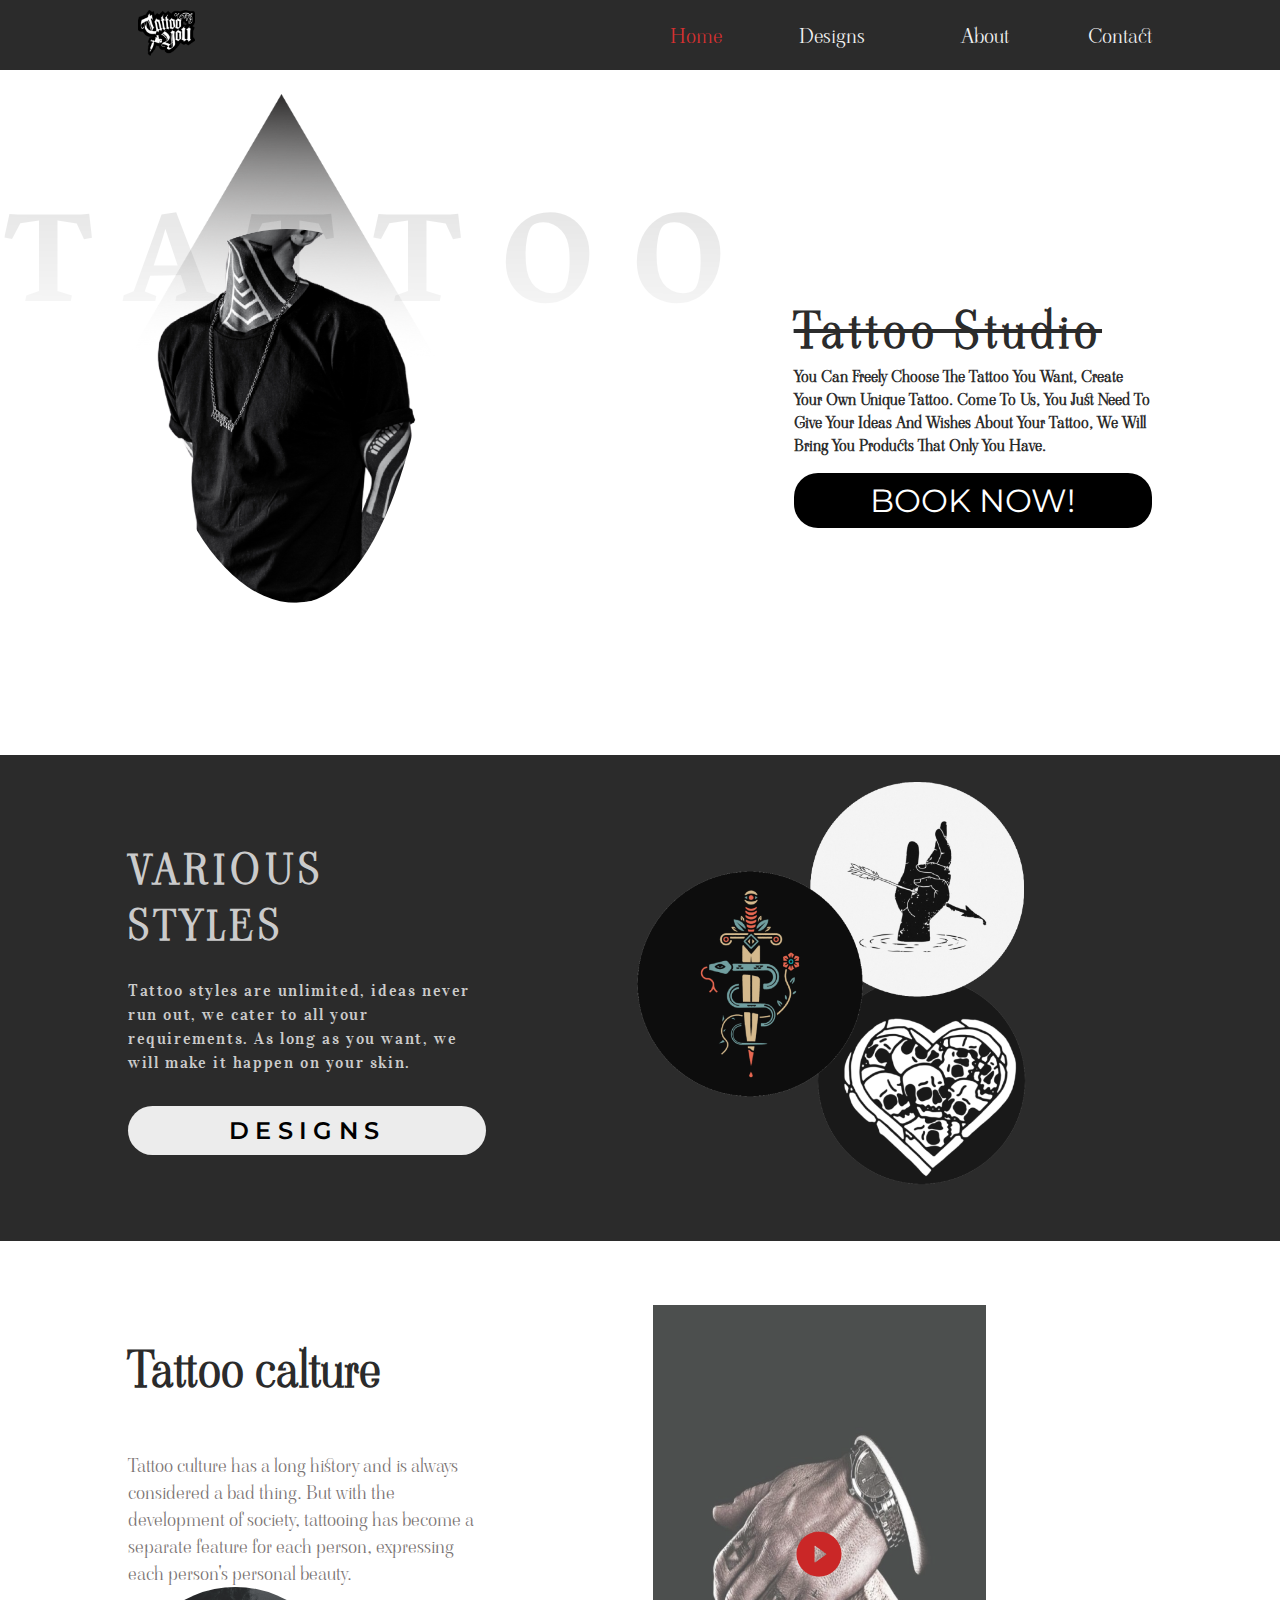
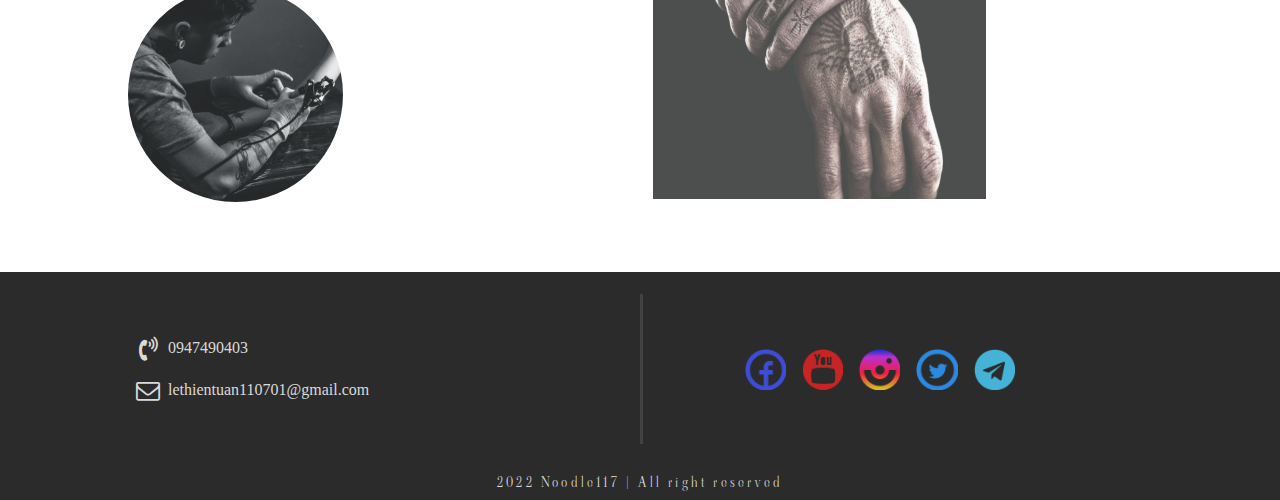
<file: index.html>
<!DOCTYPE html>
<html lang="en">

<head>
    <meta charset="UTF-8">
    <meta http-equiv="X-UA-Compatible" content="IE=edge">
    <meta name="viewport" content="width=device-width, initial-scale=1.0">
    <title>Tatto</title>
    <link rel="stylesheet" href="css/style.css">
    <link rel="stylesheet" href="https://cdnjs.cloudflare.com/ajax/libs/font-awesome/4.7.0/css/font-awesome.css" integrity="sha512-5A8nwdMOWrSz20fDsjczgUidUBR8liPYU+WymTZP1lmY9G6Oc7HlZv156XqnsgNUzTyMefFTcsFH/tnJE/+xBg==" crossorigin="anonymous" referrerpolicy="no-referrer" />
    <link rel="preconnect" href="https://fonts.googleapis.com">
    <link rel="preconnect" href="https://fonts.gstatic.com" crossorigin>
    <link href="https://fonts.googleapis.com/css2?family=Viaoda+Libre&display=swap" rel="stylesheet">

    <link href="https://fonts.googleapis.com/css2?family=Vesper+Libre:wght@400;500;700;900&display=swap"
        rel="stylesheet">

    <link
        href="https://fonts.googleapis.com/css2?family=Montserrat:wght@500;600;700;800;900&family=Vesper+Libre:wght@400;500;700;900&display=swap"
        rel="stylesheet">
    <link href="https://fonts.googleapis.com/css2?family=Vidaloka&display=swap" rel="stylesheet">
 
</head>

<body>
    <div class="container">
        <header>

            <div class="top-navigation">
                <div class="logo">
                    <a href="index.html">
                        <img src="imgs/logo.png" alt="">
                    </a>
                </div>
                <nav>
                    <ul>
                        <li><a href="index.html" class="active">Home</a></li>
                        <li><a href="design.html">Designs</a></li>
                        <li><a href="about.html">About</a></li>
                        <li><a href="form.html">Contact</a></li>
                    </ul>
                </nav>
            </div>

        </header>
        <div class="bannerContainer">
            <div class="text-banner">
                <h1>
                    Tattoo
                </h1>
            </div>
            <!-- <div class="text-right">
                <h2>
                   <span>Tattoo</span> 
                </h2>
            </div> -->
            <div class="banner">
                <div class="img-banner">
                    <img src="imgs/triangle.png" alt="">
                    <img class="people" src="imgs/people.png" alt="">
                </div>
                <div class="text-content">
                    <h3>Tattoo Studio</h3>
                    <p>You can freely choose the tattoo you want, create your own unique tattoo. Come to us, you just
                        need
                        to give your ideas and wishes about your tattoo, we will bring you products that only you have.
                    </p>
                    <a href="#">Book Now!</a>
                </div>
            </div>
        </div>

        <div class="various-container">
            <div class="various">
                <div class="text">
                    <h3>various Styles</h3>
                    <p>
                        Tattoo styles are unlimited, ideas never run out, we cater to all your requirements. As long as
                        you want, we will make it happen on your skin.
                    </p>
                    <a href="#">Designs</a>
                </div>
                <div class="img">
                    <img src="imgs/threeImg.png" alt="">
                </div>
            </div>
        </div>

        <div class="calture-container">
            <div class="calture">
                <div class="text">
                    <h3>
                        Tattoo calture
                    </h3>
                    <p>
                        Tattoo culture has a long history and is always considered a bad thing. But with the development
                        of society, tattooing has become a separate feature for each person, expressing each person's
                        personal beauty.
                    </p>
                    <img src="imgs/people1.png" alt="">
                </div>

                <div class="img">
                    <img src="imgs/hand.png" alt="">
                    <a href="#">
                        <img src="imgs/play-action.png" alt="">
                    </a>
                </div>
                
            </div>
        </div>

        <footer>
            <div class="footer-contact">
                <div class="contact">
                    <a href="#"><i class="fa fa-volume-control-phone" aria-hidden="true"></i>0947490403</a><br>
                    <a href="#"><i class="fa fa-envelope-o" aria-hidden="true"></i>lethientuan110701@gmail.com</a>
                </div>
                <div class="social">
                    <a href="#"><img src="imgs/fa.png" alt=""></a>
                    <a href="#"><img src="imgs/yt.png" alt=""></a>
                    <a href="#"><img src="imgs/ig.png" alt=""></a>
                    <a href="#"><img src="imgs/tw.png" alt=""></a>
                    <a href="#"><img src="imgs/tl.png" alt=""></a>
                </div>
              
            </div>
            <h5 style="text-align: center">2022 Noodle117 | All right reserved</h1>
        </footer>
    </div>
</body>

</html>
</file>
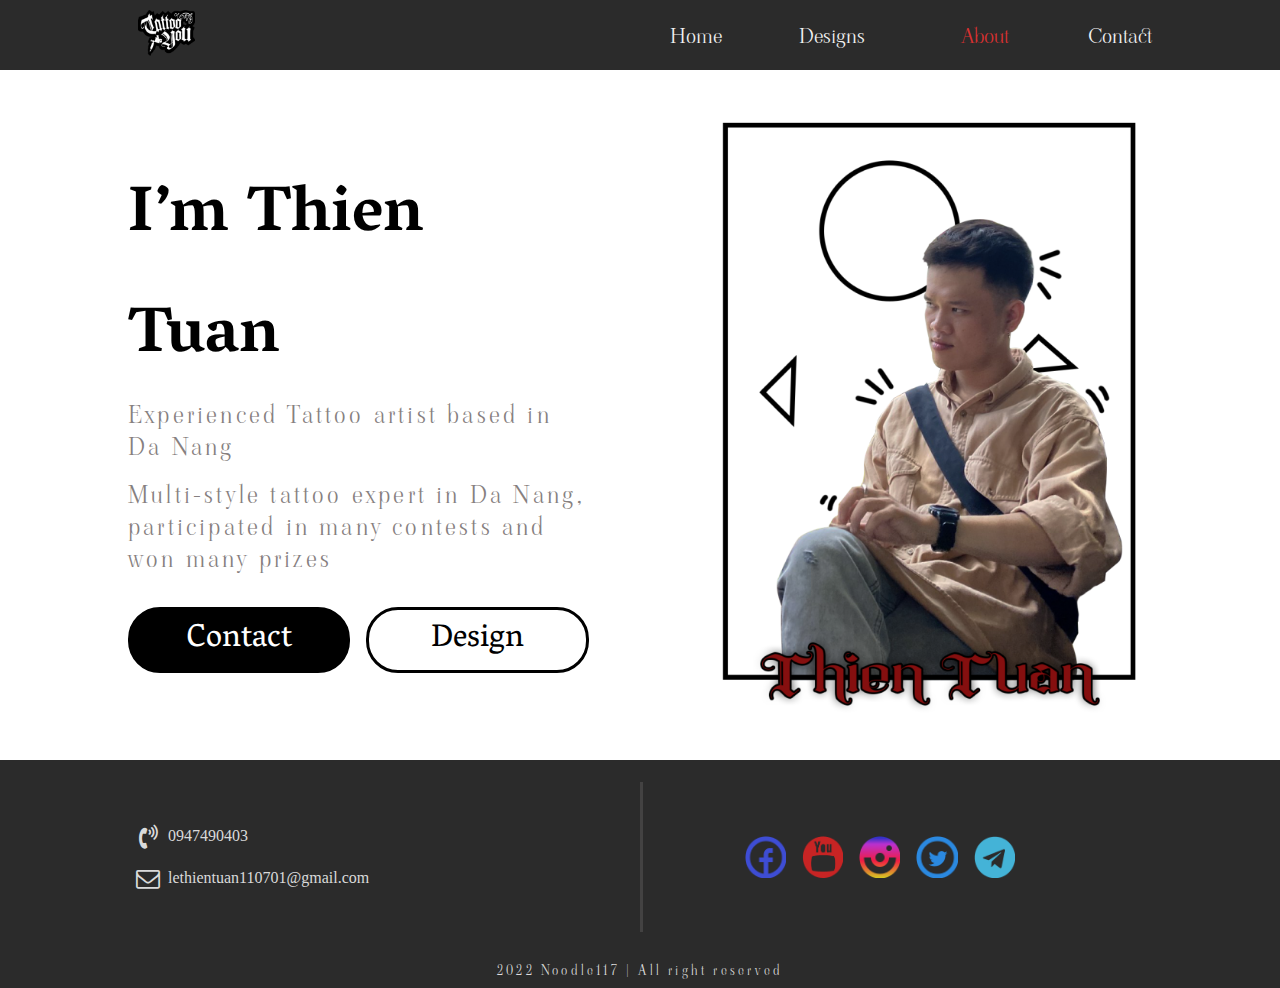
<file: about.html>
<!DOCTYPE html>
<html lang="en">

<head>
    <meta charset="UTF-8">
    <meta http-equiv="X-UA-Compatible" content="IE=edge">
    <meta name="viewport" content="width=device-width, initial-scale=1.0">
    <title>Tatto</title>
    <link rel="stylesheet" href="css/style.css">
    <link rel="stylesheet" href="https://cdnjs.cloudflare.com/ajax/libs/font-awesome/4.7.0/css/font-awesome.css"
        integrity="sha512-5A8nwdMOWrSz20fDsjczgUidUBR8liPYU+WymTZP1lmY9G6Oc7HlZv156XqnsgNUzTyMefFTcsFH/tnJE/+xBg=="
        crossorigin="anonymous" referrerpolicy="no-referrer" />
    <link rel="preconnect" href="https://fonts.googleapis.com">
    <link rel="preconnect" href="https://fonts.gstatic.com" crossorigin>
    <link href="https://fonts.googleapis.com/css2?family=Viaoda+Libre&display=swap" rel="stylesheet">

    <link href="https://fonts.googleapis.com/css2?family=Vesper+Libre:wght@400;500;700;900&display=swap"
        rel="stylesheet">

    <link
        href="https://fonts.googleapis.com/css2?family=Montserrat:wght@500;600;700;800;900&family=Vesper+Libre:wght@400;500;700;900&display=swap"
        rel="stylesheet">
    <link href="https://fonts.googleapis.com/css2?family=Vidaloka&display=swap" rel="stylesheet">
    <link href="https://fonts.googleapis.com/css2?family=Vesper+Libre:wght@400;500;700;900&display=swap" rel="stylesheet">
</head>

<body>
    <div class="container">
        <header>

            <div class="top-navigation">
                <div class="logo">
                    <a href="index.html">
                        <img src="imgs/logo.png" alt="">
                    </a>
                </div>
                <nav>
                    <ul>
                        <li><a href="index.html">Home</a></li>
                        <li><a href="design.html" >Designs</a></li>
                        <li><a href="about.html" class="active">About</a></li>
                        <li><a href="form.html">Contact</a></li>
                    </ul>
                </nav>
            </div>

        </header>

        <div class="about-container">
            <div class="about">
                <div class="text">
                    <h1>I’m Thien Tuan </h1>
                    <p >
                        Experienced Tattoo artist based in Da Nang
                    </p>
                    <p style="margin-top: 1rem">
                        Multi-style tattoo expert in Da Nang, participated in many contests and won many prizes
                    </p>
                    <div class="button">
                        <a href="#">Contact</a>
                        <a href="#">Design</a>
                    </div>
                </div>
                <div class="img">
                    <img src="imgs/me.png" alt="">
                </div>
            </div>
        </div>

        <footer>
            <div class="footer-contact">
                <div class="contact">
                    <a href="#"><i class="fa fa-volume-control-phone" aria-hidden="true"></i>0947490403</a><br>
                    <a href="#"><i class="fa fa-envelope-o" aria-hidden="true"></i>lethientuan110701@gmail.com</a>
                </div>
                <div class="social">
                    <a href="#"><img src="imgs/fa.png" alt=""></a>
                    <a href="#"><img src="imgs/yt.png" alt=""></a>
                    <a href="#"><img src="imgs/ig.png" alt=""></a>
                    <a href="#"><img src="imgs/tw.png" alt=""></a>
                    <a href="#"><img src="imgs/tl.png" alt=""></a>
                </div>

            </div>
            <h5 style="text-align: center">2022 Noodle117 | All right reserved</h1>
        </footer>
    </div>
</body>

</html>
</file>
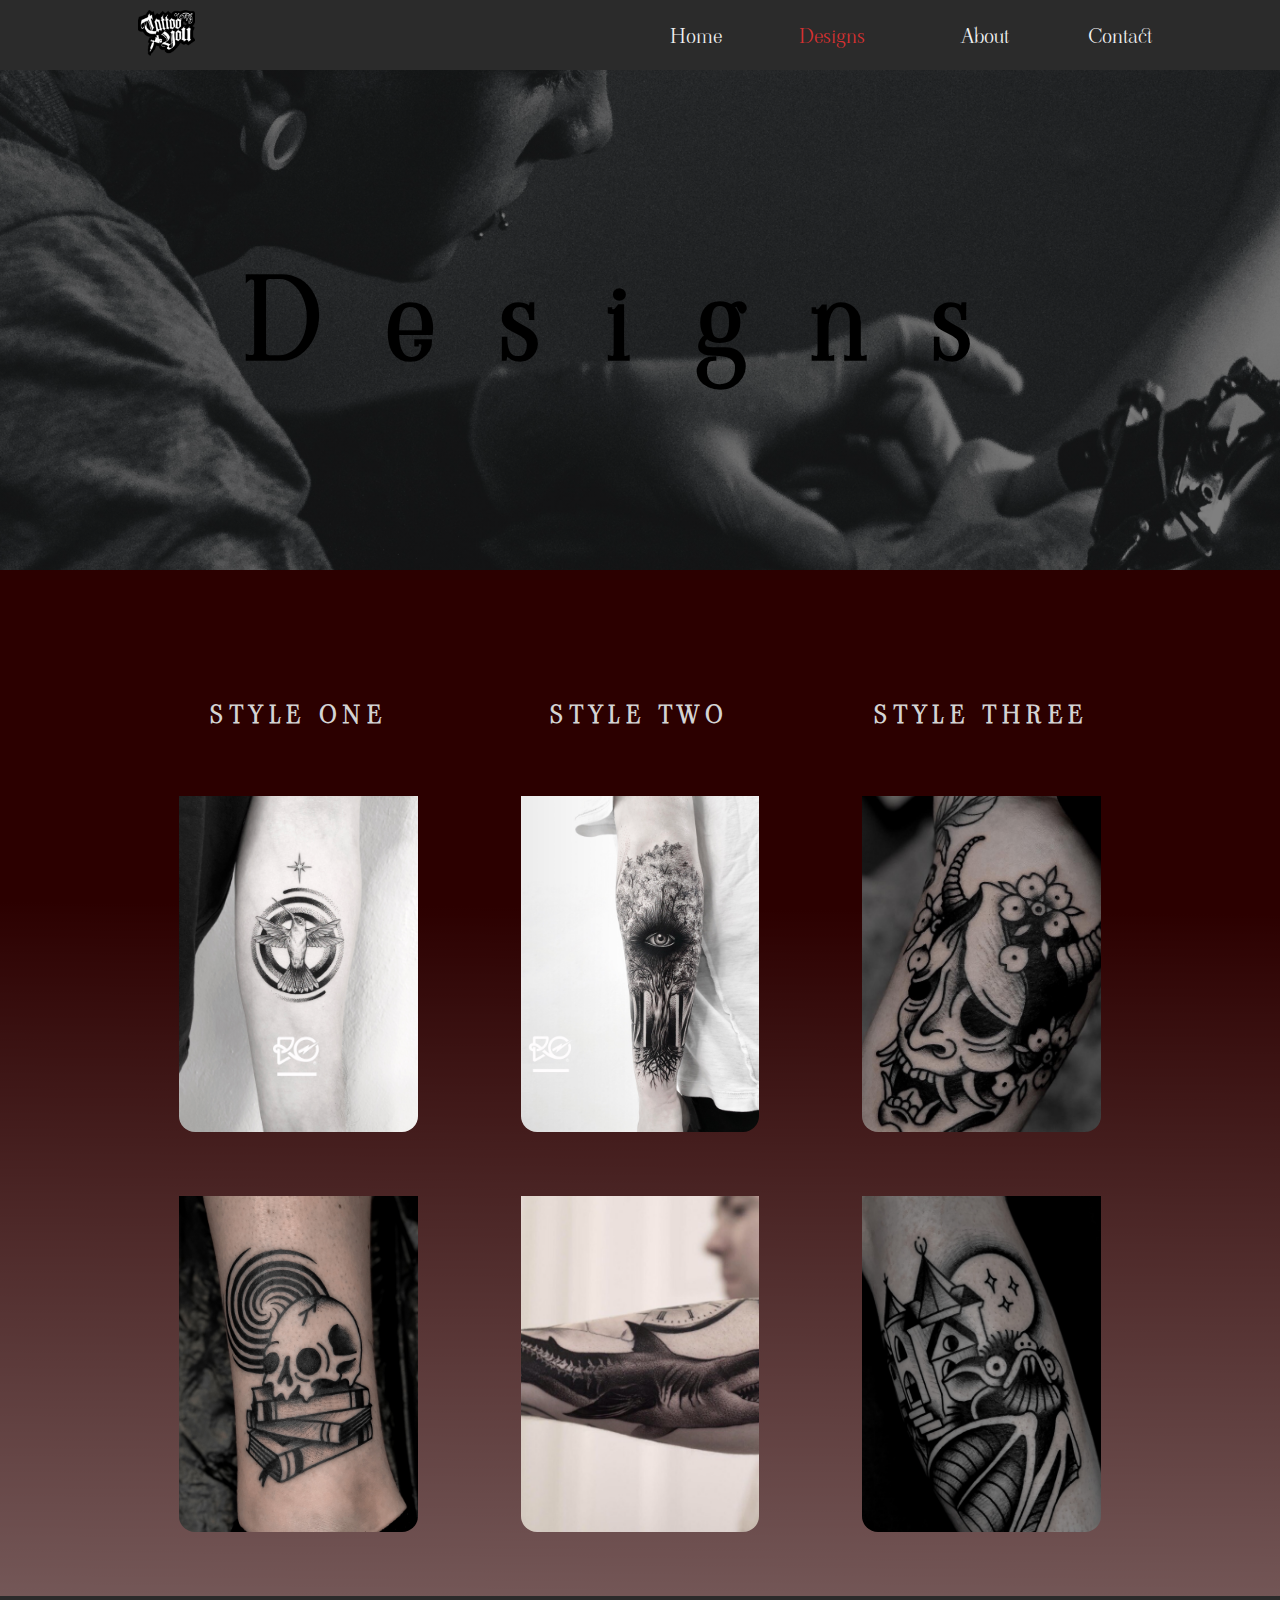
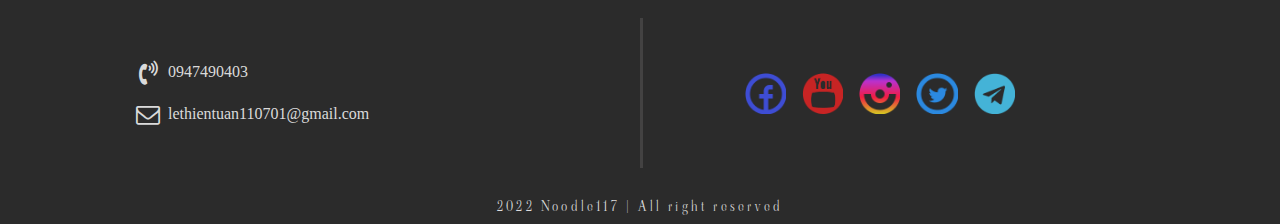
<file: design.html>
<!DOCTYPE html>
<html lang="en">

<head>
    <meta charset="UTF-8">
    <meta http-equiv="X-UA-Compatible" content="IE=edge">
    <meta name="viewport" content="width=device-width, initial-scale=1.0">
    <title>Tatto</title>
    <link rel="stylesheet" href="css/style.css">
    <link rel="stylesheet" href="https://cdnjs.cloudflare.com/ajax/libs/font-awesome/4.7.0/css/font-awesome.css" integrity="sha512-5A8nwdMOWrSz20fDsjczgUidUBR8liPYU+WymTZP1lmY9G6Oc7HlZv156XqnsgNUzTyMefFTcsFH/tnJE/+xBg==" crossorigin="anonymous" referrerpolicy="no-referrer" />
    <link rel="preconnect" href="https://fonts.googleapis.com">
    <link rel="preconnect" href="https://fonts.gstatic.com" crossorigin>
    <link href="https://fonts.googleapis.com/css2?family=Viaoda+Libre&display=swap" rel="stylesheet">

    <link href="https://fonts.googleapis.com/css2?family=Vesper+Libre:wght@400;500;700;900&display=swap"
        rel="stylesheet">

    <link
        href="https://fonts.googleapis.com/css2?family=Montserrat:wght@500;600;700;800;900&family=Vesper+Libre:wght@400;500;700;900&display=swap"
        rel="stylesheet">
    <link href="https://fonts.googleapis.com/css2?family=Vidaloka&display=swap" rel="stylesheet">
 
</head>

<body>
    <div class="container">
        <header>

            <div class="top-navigation">
                <div class="logo">
                    <a href="index.html">
                        <img src="imgs/logo.png" alt="">
                    </a>
                </div>
                <nav>
                    <ul>
                        <li><a href="index.html" >Home</a></li>
                        <li><a href="design.html" class="active">Designs</a></li>
                        <li><a href="about.html">About</a></li>
                        <li><a href="form.html">Contact</a></li>
                    </ul>
                </nav>
            </div>

        </header>
        <div class="bannerDesign">
            <h1>Designs</h1>
        </div>

        <div class="style-container">
           <div class="style">
              
                <div class="card">
                    <h5>style one</h5>
                    <img src="imgs/style1.png" alt="">
                    <img src="imgs/style2.png" alt="">
                  
                </div>
                <div class="card">
                    <h5>style two</h5>
                    <img src="imgs/style3.png" alt="">
                    <img src="imgs/style4.png" alt="">
                 
                </div>
                <div class="card">
                    <h5>style three</h5>
                    <img src="imgs/style5.png" alt="">
                    <img src="imgs/style6.png" alt="">
                   
                </div>
           
           </div>
        </div>

        
        <footer>
            <div class="footer-contact">
                <div class="contact">
                    <a href="#"><i class="fa fa-volume-control-phone" aria-hidden="true"></i>0947490403</a><br>
                    <a href="#"><i class="fa fa-envelope-o" aria-hidden="true"></i>lethientuan110701@gmail.com</a>
                </div>
                <div class="social">
                    <a href="#"><img src="imgs/fa.png" alt=""></a>
                    <a href="#"><img src="imgs/yt.png" alt=""></a>
                    <a href="#"><img src="imgs/ig.png" alt=""></a>
                    <a href="#"><img src="imgs/tw.png" alt=""></a>
                    <a href="#"><img src="imgs/tl.png" alt=""></a>
                </div>
              
            </div>
            <h5 style="text-align: center">2022 Noodle117 | All right reserved</h1>
        </footer>
    </div>
</body>

</html>
</file>
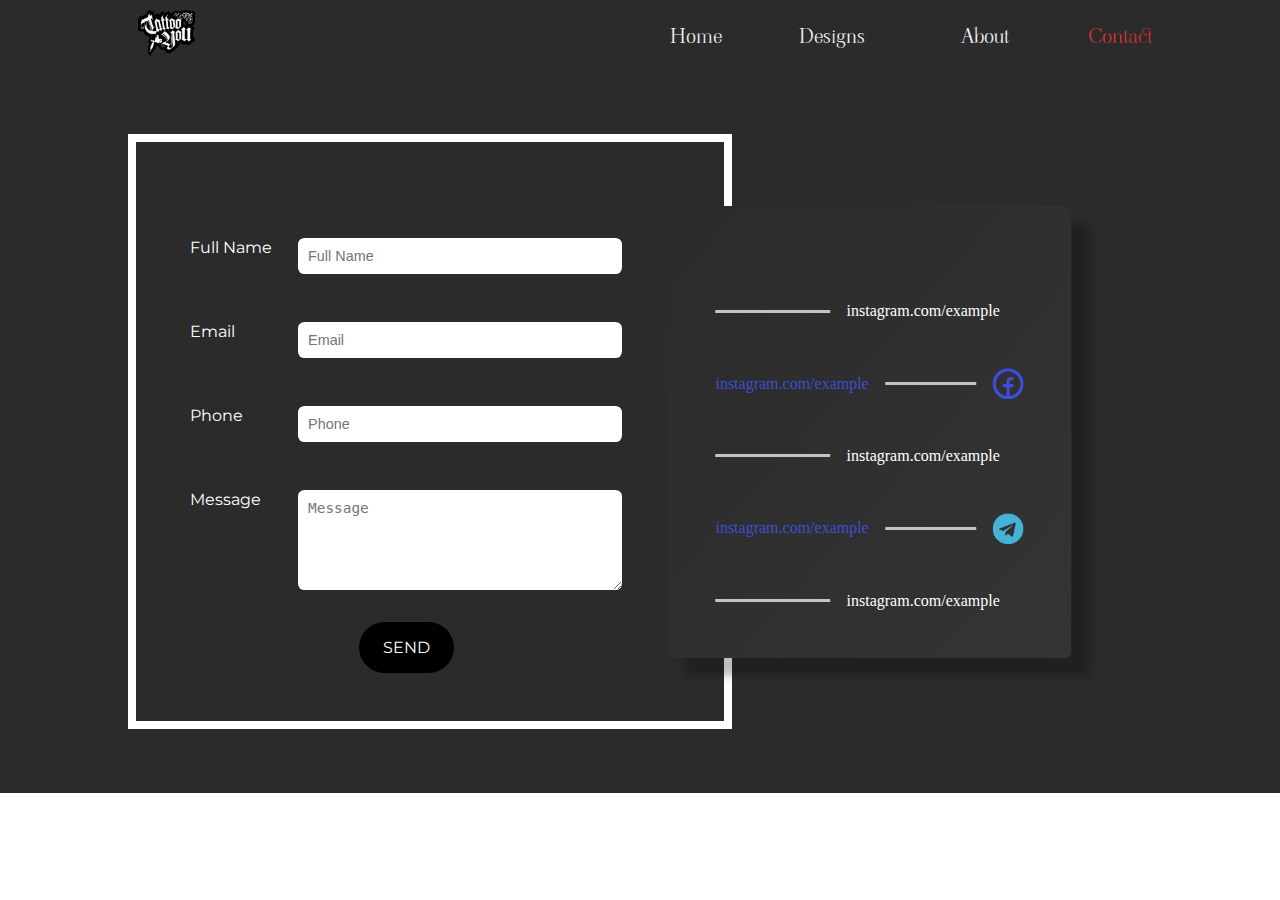
<file: form.html>
<!DOCTYPE html>
<html lang="en">

<head>
    <meta charset="UTF-8">
    <meta http-equiv="X-UA-Compatible" content="IE=edge">
    <meta name="viewport" content="width=device-width, initial-scale=1.0">
    <title>Tatto</title>
    <link rel="stylesheet" href="css/style.css">
    <link rel="stylesheet" href="https://cdnjs.cloudflare.com/ajax/libs/font-awesome/4.7.0/css/font-awesome.css"
        integrity="sha512-5A8nwdMOWrSz20fDsjczgUidUBR8liPYU+WymTZP1lmY9G6Oc7HlZv156XqnsgNUzTyMefFTcsFH/tnJE/+xBg=="
        crossorigin="anonymous" referrerpolicy="no-referrer" />
    <link rel="preconnect" href="https://fonts.googleapis.com">
    <link rel="preconnect" href="https://fonts.gstatic.com" crossorigin>
    <link href="https://fonts.googleapis.com/css2?family=Viaoda+Libre&display=swap" rel="stylesheet">

    <link href="https://fonts.googleapis.com/css2?family=Vesper+Libre:wght@400;500;700;900&display=swap"
        rel="stylesheet">

    <link
        href="https://fonts.googleapis.com/css2?family=Montserrat:wght@500;600;700;800;900&family=Vesper+Libre:wght@400;500;700;900&display=swap"
        rel="stylesheet">
    <link href="https://fonts.googleapis.com/css2?family=Vidaloka&display=swap" rel="stylesheet">
    <link href="https://fonts.googleapis.com/css2?family=Vesper+Libre:wght@400;500;700;900&display=swap"
        rel="stylesheet">
</head>

<body>
    <div class="container">
        <header>

            <div class="top-navigation">
                <div class="logo">
                    <a href="index.html">
                        <img src="imgs/logo.png" alt="">
                    </a>
                </div>
                <nav>
                    <ul>
                        <li><a href="index.html">Home</a></li>
                        <li><a href="design.html" >Designs</a></li>
                        <li><a href="about.html">About</a></li>
                        <li><a href="form.html" class="active">Contact</a></li>
                    </ul>
                </nav>
            </div>

        </header>

        <div class="contact-container">
            <div class="contact">
                <div class="form-container">
                    <form action="#">
                        <div class="input"><label for="">Full Name</label>
                            <input type="text" placeholder="Full Name">
                        </div>
                        <div class="input"> <label for="">Email</label>
                            <input type="text" placeholder="Email">
                        </div>
                        <div class="input"><label for="">Phone</label>
                            <input type="text" placeholder="Phone">
                        </div>
                        <div class="input"><label for="">Message</label>
                            <textarea cols="23" rows="5" type="text" placeholder="Message"></textarea>
                        </div>

                        <div class="btn">
                            <a href="#">SEND</a>
                        </div>
                    </form>
                </div>
                <div class="contact-social">
                    <div class="link">
                        <div class="line"></div>
                        <a href="#">instagram.com/example</a>
                    </div>
                    <div class="link">
                        
                        <a href="#">instagram.com/example</a>
                        <div class="line"></div>
                        <img src="imgs/fa.png" alt="">
                    </div>
                    <div class="link">
                        <div class="line"></div>
                        <a href="#">instagram.com/example</a>
                    </div>
                    <div class="link">
                       
                        <a href="#">instagram.com/example</a>
                        <div class="line"></div>
                        <img src="imgs/tl.png" alt="">
                    </div>
                    <div class="link">
                        <div class="line"></div>
                        <a href="#">instagram.com/example</a>
                    </div>
                </div>
            </div>
        </div>
    </div>
</body>

</html>
</file>
<file: css/style.css>
* {
    margin: 0;
    padding: 0;
    box-sizing: border-box;
}

.container {
    width: 100%;
    height: 100%;
    display: flex;
    justify-content: center;
    flex-direction: column;
}

header {
    width: 100%;
    display: flex;
    justify-content: center;
    align-items: center;
    background-color: #2B2B2B;
    
}

.top-navigation {
    width: 80%;
    display: flex;
    justify-content: space-between;
    align-items: center;
    background-color: #2B2B2B;
   
}

header .logo {
    flex: 1 1 30%
}

.logo img {
    width: 25%;
    padding: 10px 10px
}

nav {
    font-family: 'Viaoda Libre', cursive;
    flex: 1 1 70%;
    /* text-align: right; */
    display: flex;
    justify-content: end;
}

nav ul {
    display: flex;
    align-items: center;
    justify-content: end;
    width: 100%;
}

nav ul li {
    width: 20%;
    list-style: none;
    text-align: right;
}

nav ul li a {
    font-size: 1.3rem;
    text-decoration: none;
    font-weight: 400;
    color: #F2F2F2;
}

.active {
    color: #D73131;
}

.bannerContainer {
    width: 100%;
    display: flex;
    justify-content: center;
    align-items: center;
    position: relative;
    /* background-color: red; */
    min-height: 300px;
    flex-direction: column;
}

.text-banner {
    position: absolute;
    /* display: block; */
    font-family: 'Vesper Libre', serif;
    top: 30%;
    left: 30%;
    transform: translate(-50%, -50%);
    font-size: 4rem;
    text-transform: uppercase;
    background: -webkit-linear-gradient(269.08deg, rgba(0, 0, 0, 0.1) 20.63%, rgba(95, 95, 95, 0) 86.65%);
    -webkit-background-clip: text;
    -webkit-text-fill-color: transparent;
    background-clip: text;
}

.text-banner h1 {
    font-weight: 700;
    letter-spacing: 0.3em;

}

.banner {
    width: 80%;
    display: flex;
    align-items: center;
    justify-content: space-between;
    padding: 1.5rem 0;
}

.banner .img-banner {
    display: flex;
    width: 30%;
    flex-direction: column;
}

.banner .img-banner img {
    width: 100%;
}
.people{
    transform: translateY(-8rem);
    display: block;
    border-radius: 52% 48% 45% 55% / 0% 0% 100% 100%  ;
}

.banner  .text-content {
    width: 35%;
    font-family: 'Viaoda Libre';
    font-style: normal;
    font-weight: 400;
    
}

.banner .text-content h3{
    font-size: 3rem;
    letter-spacing: 0.3rem;
    text-decoration-line: line-through;
    color: #2B2B2B;
    font-weight: 800;
}

.banner .text-content p{
    text-transform: capitalize;
    font-weight: 600;
    font-size: 1rem;
    color: #2B2B2B;
}

.banner .text-content a{
    width: 100%;
    display: block;
    margin-top: 1rem;
    font-size: 2rem; 
    text-align: center;
    background-color: #000000;
    padding: 0.5rem 1.5rem;
    font-family: 'Montserrat', sans-serif;
    color: #FFFFFF;   
    text-decoration: none;
    border-radius: 1.5rem;
    text-transform: uppercase;
}

.various-container{
    width: 100%;
    background-color: #2B2B2B;
    color:#CBCBCB;
    font-family: 'Viaoda Libre' , sans-serif;
}
.various{
    margin: auto;
    width: 80%;
    display: flex;
    align-items: center;
    justify-content: space-between;
}

.various .text{
    /* width: 40%;f */
    flex: 1 1 30%
}

.various .text h3{
    font-size: 2.5rem;
    text-transform: uppercase;
    letter-spacing: 0.3rem;
    margin-bottom: 1.5rem;
}

.various .text p{
    font-size: 1rem;
    font-family: 'Vidaloka', sans-serif;
    line-height: 1.5rem;
    font-weight: 100;    
    letter-spacing: 0.1rem;
}

.various .img{
    flex: 1 1 60%;
}
.various .img img{
    width: 110%;
}

.various .text a{
    width: 100%;
    display: block;
    text-align: center;
    padding: 10px 0;
    font-size: 1.5rem;
    font-family: 'Montserrat', sans-serif;
    text-decoration: none;
    color: #000000;
    background-color: #ECECEC;
    border-radius: 2rem;
    font-weight: 600;
    text-transform: uppercase;
    letter-spacing: .4rem;
    margin-top: 2rem;
}

.calture-container{
    width: 100%;
    font-family: 'Viaoda Libre', cursive;
}

.calture{
    width: 80%;
    margin: auto;
    display: flex;
    /* align-items: center; */
    justify-content: space-between;
    padding: 4rem 0
}

.calture .text{
    flex: 1 1 10%;
}

.calture .text h3{
    font-size: 3rem;
    color: #2B2B2B;
    margin-top: 2rem;
}

.calture .text p{
    color: #797272;
    font-size: 1.2rem;
    margin-top: 3rem;
}

.calture .text img{
    width: 60%;
    border-radius: 50%;
}

.calture .img{
    flex: 1 1 40%;
    align-items: center;
    justify-content: center;
    text-align: center;
    position: relative;
    background-color: #FFFFFF;
    z-index: 2;
   
}

.calture .img>img{
    display: block;
    width: 50%;
    margin: auto;
    opacity: .7;
}

.calture .img a{
    position: absolute;
    top: 50%;
    left: 50%;
    transform: translate(-50%, -50%);
}
.calture .img a img{
    width: 30%;
}

footer{
    width: 100%;
    background-color: #2B2B2B;
}

.footer-contact{
    width: 80%;
    margin: auto;
    display: flex;
    align-items: center;
    /* padding: 4rem 0; */
    
    /* justify-content: center; */
}

.footer-contact .contact{
    display: flex;
    width: 50%;
    flex-direction: column;
    padding: 4rem 0;
    
}

.footer-contact .social{
    width: 45%;
    display: flex;
    align-items: center;
    justify-content: center;
    min-height: 150px;
    border-left: 3px #434242 solid;
   
}

.footer-contact .social a{
    display: flex;
    width: 9%;
    text-align: center;
    margin-left: 1rem;
    /* display: block; */
}

.footer-contact .social a img{
    width: 100%;
}

.footer-contact .contact a{
    color: #DADADA;
    display: flex;
    align-items: center;
    text-decoration: none;
}

.footer-contact .contact i{
    font-size: 1.5rem;
    width: 2.5rem;
    text-align: center;
}

footer h5{
    color: #DCDCDC;
    font-family: 'Viaoda Libre', sans-serif;
    letter-spacing: .2rem;
    font-weight: normal;
    font-size: .8rem;
    padding: .5rem 0;
}


.bannerDesign{
    background-image: linear-gradient(rgba(0, 0, 0, 0.5), rgba(0, 0, 0, 0.5)), url("../imgs/designBanner.png");

    /* Set a specific height */
    height: 100%;
    min-height: 500px;
  
    /* Position and center the image to scale nicely on all screens */
    background-position: center;
    background-repeat: no-repeat;
    background-size: cover;
    position: relative;
    display: flex;
    align-items: center;
    justify-content: center;
}

.bannerDesign h1{
    font-family: 'Viaoda Libre', sans-serif;
    font-size: 7rem;
    letter-spacing: 4rem;
}

.style-container{
    width: 100%;
    background: linear-gradient(180.58deg, #2C0000 33.17%, rgba(44, 0, 0, 0.62) 107.63%);
}

.style-container .style{
    width: 80%;
    margin: auto;
    display: flex;
    align-items: center;
    justify-content: center;
    /* padding: 4rem 0; */
    margin-bottom: 4rem;
    margin-top: 8rem;
}
.style-container .style .card{
    flex: 1 1 30%;
    display: flex;
    justify-content: center;
    flex-direction: column;
    text-align: center;
   
}

.style-container .style .card h5{
    font-family: 'Viaoda Libre', sans-serif;
    color: #D4D4D4;
    font-size: 1.5rem;
    text-transform: uppercase;
    letter-spacing: .4rem;
}

.style-container .style .card img{
    width: 70%;
    height: 400px;
    margin: auto;
    padding-top: 4rem;
    font-weight: normal;
    object-fit: cover;
    border-radius: 1rem;
}

.about-container{
    width: 100%;
}

.about-container .about{
    width: 80%;
    display: flex;
    align-items: center;
    justify-content: center;
    margin: auto;
}

.about-container .about .text{
    flex: 1 1 30%;
    font-family: 'Vesper Libre', sans-serif;
}

.about-container .about .text h1{
    font-size: 4rem;
}

.about-container .about .text p{
    font-family: 'Viaoda Libre', sans-serif;
    font-size: 1.5rem;
    line-height: 2rem;
    font-weight: 400;
    color: #868080;
    letter-spacing: .2rem;
}

.button{
    width: 100%;
    display: flex;
    align-items: center;
    justify-content: center;
    gap: 1rem;
    text-align: center;
    margin-top: 2rem;
}
.button a{
    width: 50%;
    background-color: #000000;
    text-decoration: none;
    padding: 0px 0;
    margin: 0 !important;
    border-radius: 2rem;
    font-size: 2rem;
    color: #FFFFFF;
    border: .2rem solid #000000;
    transition: all .7s ease;
}

.button a:hover{
    color:#000000;
    background-color: #FFFFFF;
}

.button a:last-child{
    background-color: #FFFFFF;
    color: #000000;
    border: .2rem solid #000000;
}
.button a:last-child:hover{
    color: #FFFFFF;
    background-color: #000000;
}


.about-container .about .img{
    flex: 1 1 40%;
    display: flex;
    justify-content: end;
}
.about-container .about .img img{
    display: block;
    width: 80%;
    /* margin: auto; */
}

.contact-container{
    width: 100%;
    background-color: #2B2B2B;
}

.contact-container .contact{
    width: 80%;
    display: flex;
    align-items: center;
    justify-content: space-between;
    margin: auto;
    padding: 4rem 0;
    gap: 1rem;

   
}

.form-container{
    width: 60%;
    border: .5rem solid #ffffff;
    padding: 3rem 3rem 3rem 0;
}

.form-container form{
    display: flex;
    flex-direction: column;
    justify-content: center;
    align-items: center;
    
}
.input {
    width: 80%;
    display: flex;
    justify-content: space-between;
    margin-top: 3rem;
    font-family: 'Montserrat', sans-serif;

}

form input, textarea{
    width: 75%;
    padding: 10px 10px;
    font-size: .9rem;
    border-radius: .4rem;
    border: none;
}

form input:focus{
    outline: none;
}

form label{
    color: #ffffff;
    font-family: 'Montserrat', sans-serif;
}

.btn{
    margin-top: 2rem;
    display: flex;
    align-items: center;
}

.btn a{
    vertical-align: middle;
   text-decoration: none;
   color: #FFFFFF;
   background-color: #000000;
   font-size: 1rem;
   text-transform: uppercase;
   font-family: 'Montserrat', sans-serif;
   padding: 1rem 1.5rem;
   border-radius: 2rem;
}


.contact-social{
    /* flex: 1 1 30%;w */
    width: 40%;
    background-color: red;
    display: flex;
    flex-direction: column;
    padding: 3rem;
    background: linear-gradient(131.47deg, #2B2B2B 2.32%, #343434 100%);
box-shadow: 18px 18px 9px rgba(0, 0, 0, 0.25);
border-radius: 6px;
transform: translateX(-20%);
}

.link{
    display: flex;
    justify-content: center;
    align-items: center;
    gap: 1rem;
    margin-top: 3rem;
}

.line{
    flex: 1 1 20%;
    width:3rem;
    display: block;
    border-bottom: .2rem solid #C4C4C4;
    justify-content: center;
    align-items: center;
}

.link a{
    flex: 1 1 40%;
    display: block;
    text-decoration: none;
    color: #ffffff;
}

.link a:nth-child(1){
    /* background: linear-gradient(180deg, #0452E9 0%, rgba(79, 29, 236, 0.97) 33.33%, #D21A5E 68.23%, #DBFF00 100%);
-webkit-background-clip: text;
-webkit-text-fill-color: transparent;
background-clip: text; */
/* text-fill-color: transparent; */
}
.link a:nth-child(1){
   color: #3E4DD4;
/* text-fill-color: transparent; */
}
.link img{
    width: 10%;
}
</file>
